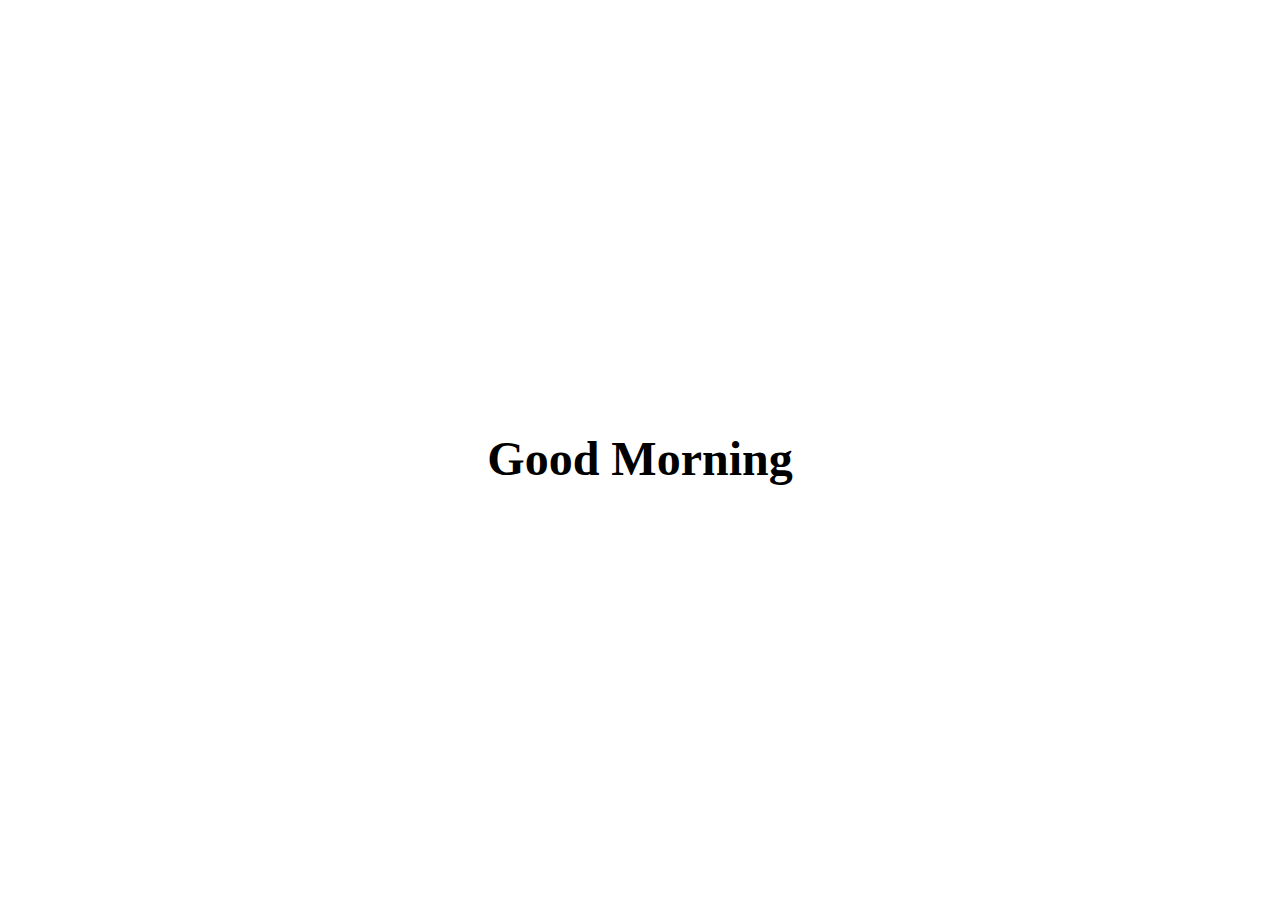
<file: index.html>
<!DOCTYPE html>
<html>
<head>
<style>
.center {
  display: flex;
  justify-content: center;
  align-items: center;
  height: 100vh;
  background-color: white;
}
</style>
</head>
<body onload="myFunctions()" >
<div class="center">
  <h1 id="demo" style="font-size: 300%;"></h1>
</div>
<script>
function welcome() {
  var d = new Date();
  var n = d.getHours();
  var text;
  if (n >= 6 && n < 12) {
    text = "Good Morning";
  } else if (n >= 12 && n < 18) {
    text = "Good Day";
  } else if (n >= 18 && n < 24) {
    text = "Good Evening";
  } else {
    text = "Good Night";
  }
  var i = 0;
  var speed = 50;
  function typeWriter() {
    if (i < text.length) {
      document.getElementById("demo").innerHTML += text.charAt(i);
      i++;
      setTimeout(typeWriter, speed);
    }
  }
  typeWriter();
}

function openIndex() {
  window.open("main.html");
}

function myFunctions() {
    welcome();
    setTimeout(openIndex, 2500);
}
</script>
</body>
</html>
</file>
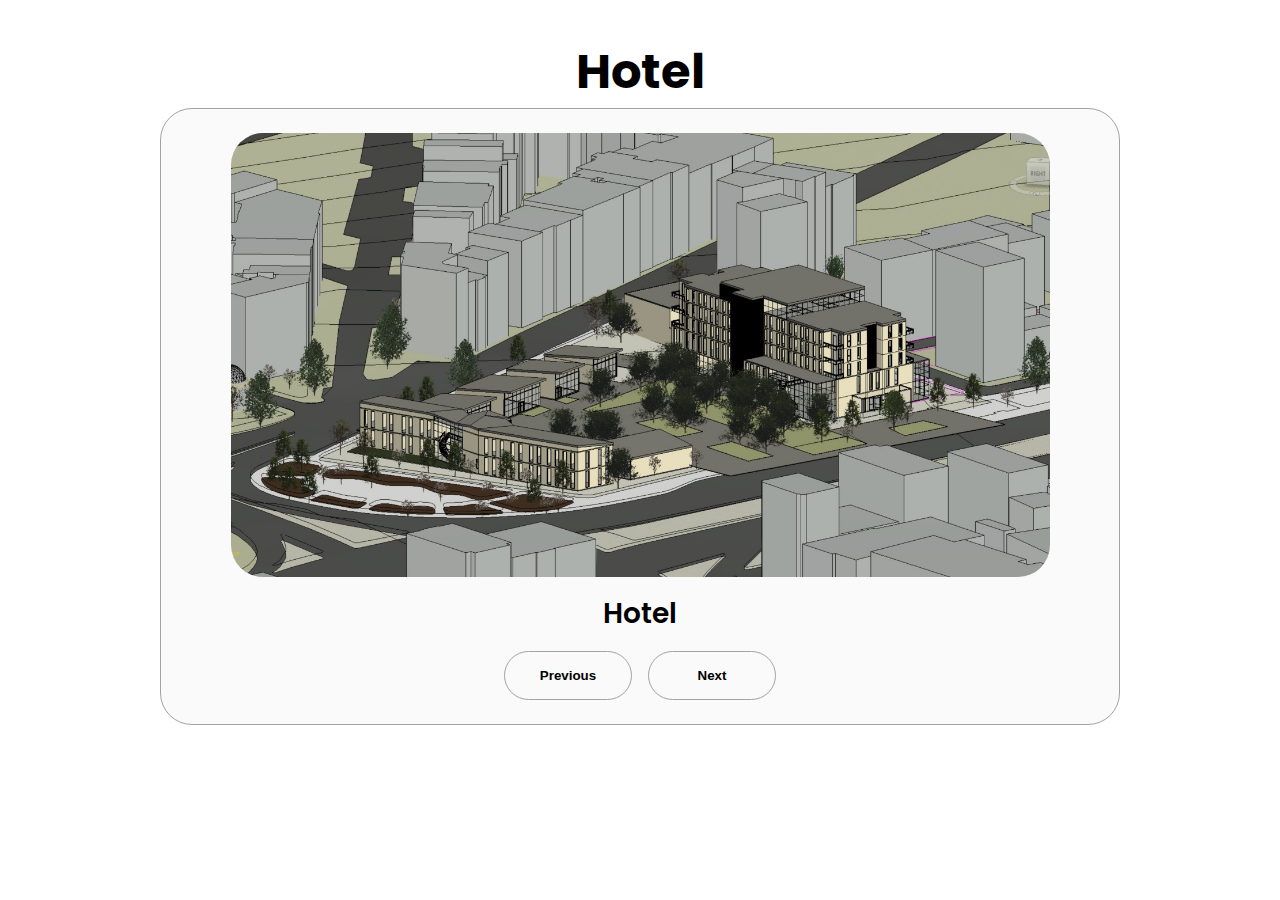
<file: hotel.html>
<!DOCTYPE html>
<html lang="en">

<head>
  <meta charset="UTF-8" />
  <meta http-equiv="X-UA-Compatible" content="IE=edge" />
  <meta name="viewport" content="width=device-width, initial-scale=1.0" />
  <title>Hotel</title>
  <link rel="stylesheet" href="style.css" />
  <link rel="stylesheet" href="media.css" />
</head>

<body>
  <section id="projects">
    <h1 class="title">Hotel</h1>
    <div class="experience-details-container">
      
        <div class="details-container color-container">
          <div class="article-container">
            <img id="myImage" src="./assets/otelmain.jpg" alt="Hotel" class="project-img" />
          </div>
          <h2 class="experience-sub-title project-title">Hotel</h2>
          <div class="btn-container">
            <button id="leftButton" class="btn btn-color-2 project-btn" onclick="goBack()">
              Previous
            </button>
            <button id="rightButton" class="btn btn-color-2 project-btn" onclick="goForward()">
              Next
            </button>
          </div>
        </div>
      </div>
    </div>
  </section>
  <script src="otel.js"></script>
</body>
</file>
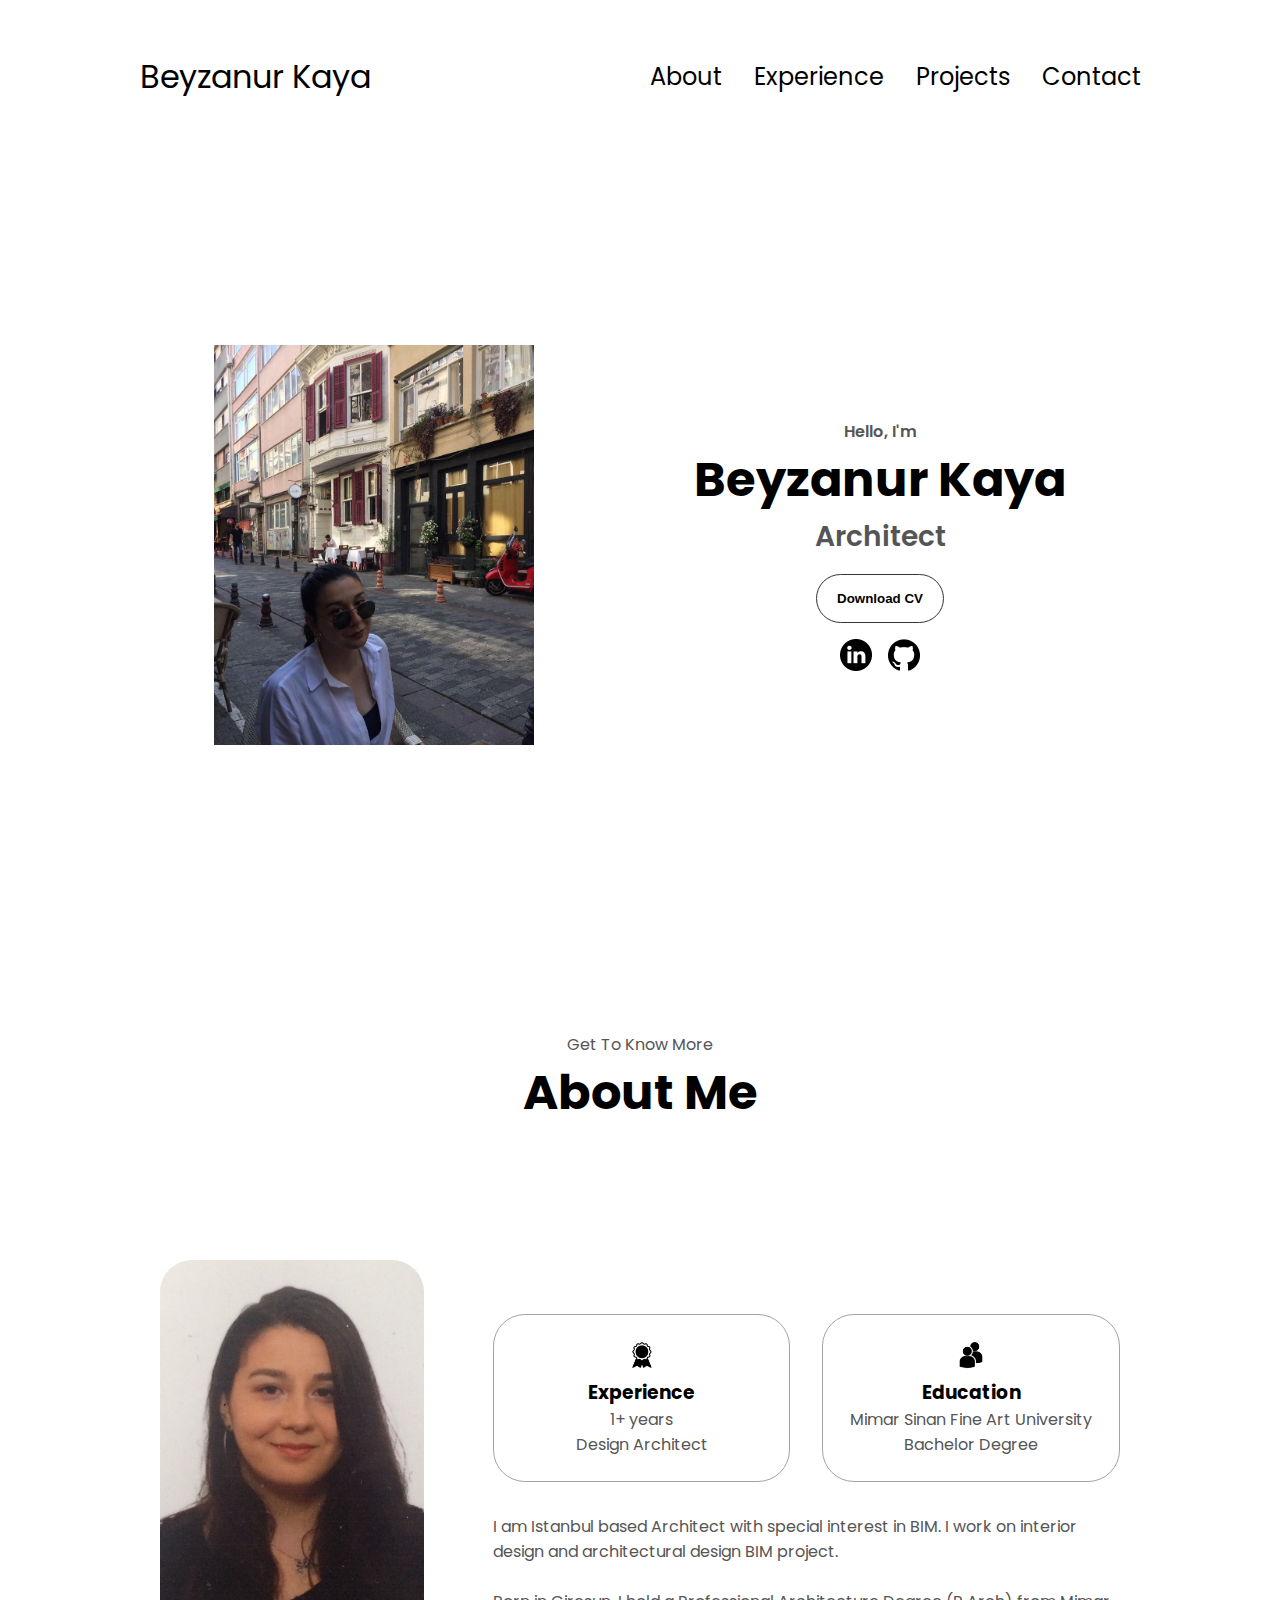
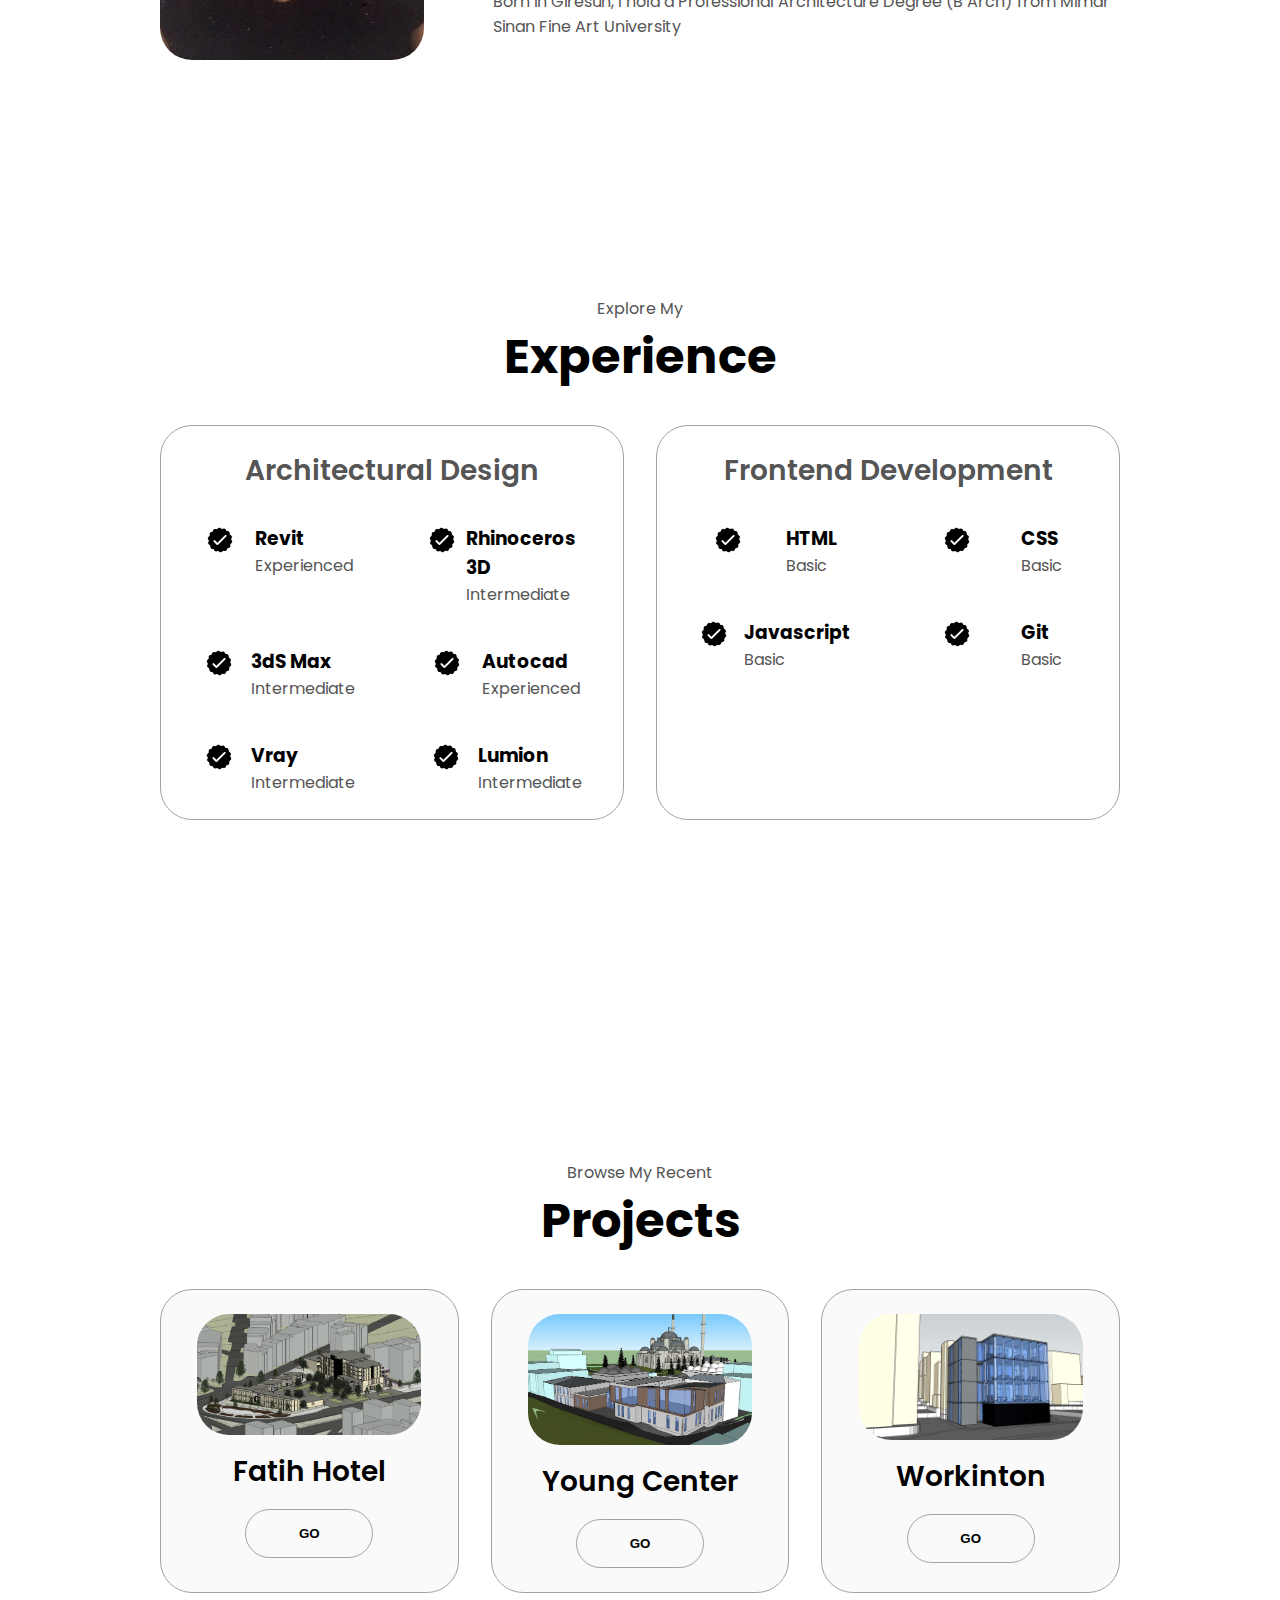
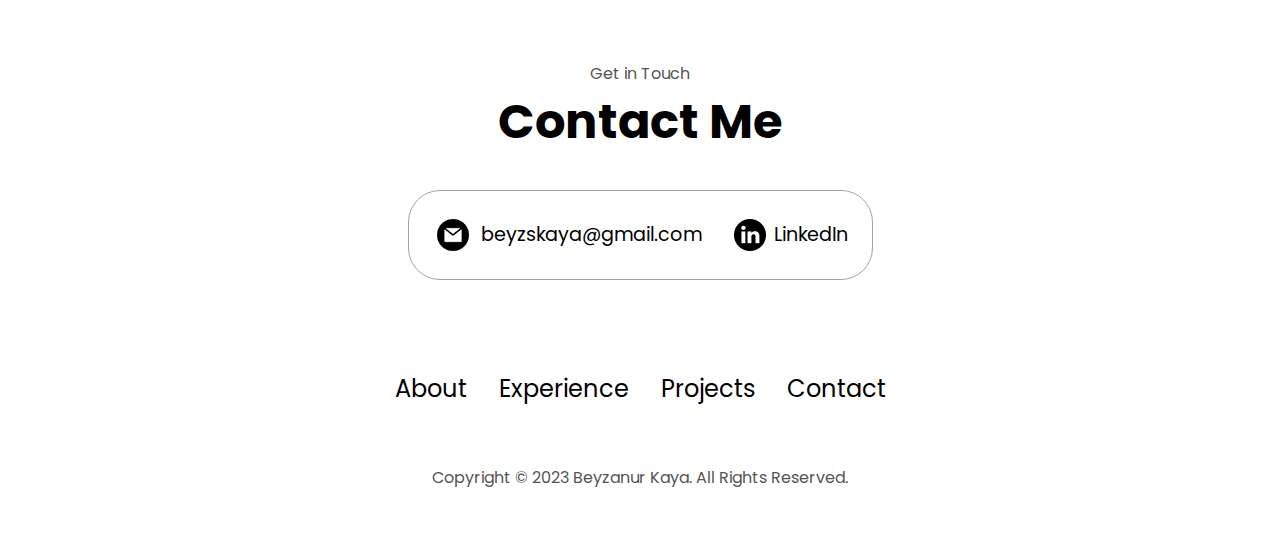
<file: main.html>
<!DOCTYPE html>
<html lang="en">

<head>
  <meta charset="UTF-8" />
  <meta http-equiv="X-UA-Compatible" content="IE=edge" />
  <meta name="viewport" content="width=device-width, initial-scale=1.0" />
  <title>My Portfolio</title>
  <link rel="stylesheet" href="style.css" />
  <link rel="stylesheet" href="media.css" />
</head>

<body>
  <nav id="desktop-nav">
    <div class="logo">Beyzanur Kaya</div>
    <div>
      <ul class="nav-links">
        <li><a href="#about">About</a></li>
        <li><a href="#experience">Experience</a></li>
        <li><a href="#projects">Projects</a></li>
        <li><a href="#contact">Contact</a></li>
      </ul>
    </div>
  </nav>
  <nav id="hamburger-nav">
    <div class="logo">Beyzanur Kaya</div>
    <div class="hamburger-menu">
      <div class="hamburger-icon" onclick="toggleMenu()">
        <span></span>
        <span></span>
        <span></span>
      </div>
      <div class="menu-links">
        <li><a href="#about" onclick="toggleMenu()">About</a></li>
        <li><a href="#experience" onclick="toggleMenu()">Experience</a></li>
        <li><a href="#projects" onclick="toggleMenu()">Projects</a></li>
        <li><a href="#contact" onclick="toggleMenu()">Contact</a></li>
      </div>
    </div>
  </nav>
  <section id="profile">
    <div class="section__pic-container">
      <img src="./assets/BEYZANURKAYA1.jpeg" alt="Beyzanur Kaya profile picture" />
    </div>
    <div class="section__text">
      <p class="section__text__p1">Hello, I'm</p>
      <h1 class="title">Beyzanur Kaya</h1>
      <p class="section__text__p2">Architect</p>
      <div class="btn-container">
        <button class="btn btn-color-2" onclick="window.open('./assets/Beyzanur-Kaya-CV.pdf')">
          Download CV
        </button>
      </div>
      <div id="socials-container">
        <img src="./assets/linkedin.png" alt="My LinkedIn profile" class="icon"
          onclick="location.href='https://www.linkedin.com/in/beyzanur-kaya-433104201/'" />
        <img src="./assets/github.png" alt="My Github profile" class="icon"
          onclick="location.href='https://github.com/beyzanuurkaya'" />
      </div>
    </div>
  </section>
  <section id="about">
    <p class="section__text__p1">Get To Know More</p>
    <h1 class="title">About Me</h1>
    <div class="section-container">
      <div class="section__pic-container">
        <img src="./assets/BEYZANURKAYA2.jpeg" alt="Profile picture" class="about-pic" />
      </div>
      <div class="about-details-container">
        <div class="about-containers">
          <div class="details-container">
            <img src="./assets/experience.png" alt="Experience icon" class="icon" />
            <h3>Experience</h3>
            <p>1+ years <br />Design Architect</p>
          </div>
          <div class="details-container">
            <img src="./assets/education.png" alt="Education icon" class="icon" />
            <h3>Education</h3>
            <p>Mimar Sinan Fine Art University<br />Bachelor Degree</p>
          </div>
        </div>
        <div class="text-container">
          <p>
            I am Istanbul based Architect with special interest in BIM. I work on interior design and architectural
            design BIM project.
          </p>
          <br>
          <p>
            Born in Giresun, I hold a Professional Architecture Degree (B Arch) from Mimar Sinan Fine Art University
          </p>
        </div>
      </div>
    </div>
  </section>
  <section id="experience">
    <p class="section__text__p1">Explore My</p>
    <h1 class="title">Experience</h1>
    <div class="experience-details-container">
      <div class="about-containers">
        <div class="details-container">
          <h2 class="experience-sub-title">Architectural Design</h2>
          <div class="article-container">
            <article>
              <img src="./assets/checkmark.png" alt="Experience icon" class="icon" />
              <div>
                <h3>Revit</h3>
                <p>Experienced</p>
              </div>
            </article>
            <article>
              <img src="./assets/checkmark.png" alt="Experience icon" class="icon" />
              <div>
                <h3>Rhinoceros 3D</h3>
                <p>Intermediate</p>
              </div>
            </article>
            <article>
              <img src="./assets/checkmark.png" alt="Experience icon" class="icon" />
              <div>
                <h3>3dS Max</h3>
                <p>Intermediate</p>
              </div>
            </article>
            <article>
              <img src="./assets/checkmark.png" alt="Experience icon" class="icon" />
              <div>
                <h3>Autocad</h3>
                <p>Experienced</p>
              </div>
            </article>
            <article>
              <img src="./assets/checkmark.png" alt="Experience icon" class="icon" />
              <div>
                <h3>Vray</h3>
                <p>Intermediate</p>
              </div>
            </article>
            <article>
              <img src="./assets/checkmark.png" alt="Experience icon" class="icon" />
              <div>
                <h3>Lumion</h3>
                <p>Intermediate</p>
              </div>
            </article>
          </div>
        </div>
        <div class="details-container">
          <h2 class="experience-sub-title">Frontend Development</h2>
          <div class="article-container">
            <article>
              <img src="./assets/checkmark.png" alt="Experience icon" class="icon" />
              <div>
                <h3>HTML</h3>
                <p>Basic</p>
              </div>
            </article>
            <article>
              <img src="./assets/checkmark.png" alt="Experience icon" class="icon" />
              <div>
                <h3>CSS</h3>
                <p>Basic</p>
              </div>
            </article>
            <article>
              <img src="./assets/checkmark.png" alt="Experience icon" class="icon" />
              <div>
                <h3>Javascript</h3>
                <p>Basic</p>
              </div>
            </article>
            <article>
              <img src="./assets/checkmark.png" alt="Experience icon" class="icon" />
              <div>
                <h3>Git</h3>
                <p>Basic</p>
              </div>
            </article>
          </div>
        </div>
      </div>
    </div>
  </section>
  <section id="projects">
    <p class="section__text__p1">Browse My Recent</p>
    <h1 class="title">Projects</h1>
    <div class="experience-details-container">
      <div class="about-containers">
        <div class="details-container color-container">
          <div class="article-container">
            <img src="./assets/otelmain.jpg" alt="Fatih Hotel" class="project-img" />
          </div>
          <h2 class="experience-sub-title project-title">Fatih Hotel</h2>
          <div class="btn-container">
            <button class="btn btn-color-2 project-btn" onclick="window.open('hotel.html')">
              GO
            </button>
          </div>
        </div>
        <div class="details-container color-container">
          <div class="article-container">
            <img src="./assets/youngcentermain.jpg" alt="Young Center" class="project-img" />
          </div>
          <h2 class="experience-sub-title project-title">Young Center</h2>
          <div class="btn-container">
            <button class="btn btn-color-2 project-btn" onclick="window.open('youngcenter.html')">
              GO
            </button>
          </div>
        </div>
        <div class="details-container color-container">
          <div class="article-container">
            <img src="./assets/workintonmain.jpg" alt="Workinton" class="project-img" />
          </div>
          <h2 class="experience-sub-title project-title">Workinton</h2>
          <div class="btn-container">
            <button class="btn btn-color-2 project-btn" onclick="window.open('office.html')">
              GO
            </button>
          </div>
        </div>
      </div>
    </div>
  </section>
  <section id="contact">
    <p class="section__text__p1">Get in Touch</p>
    <h1 class="title">Contact Me</h1>
    <div class="contact-info-upper-container">
      <div class="contact-info-container">
        <img src="./assets/email.png" alt="Email icon" class="icon contact-icon email-icon" />
        <p><a href="mailto:beyzskaya@gmail.com">beyzskaya@gmail.com</a></p>
      </div>
      <div class="contact-info-container">
        <img src="./assets/linkedin.png" alt="LinkedIn icon" class="icon contact-icon" />
        <p><a href="https://www.linkedin.com/in/beyzanur-kaya-433104201/">LinkedIn</a></p>
      </div>
    </div>
  </section>
  <footer>
    <nav>
      <div class="nav-links-container">
        <ul class="nav-links">
          <li><a href="#about">About</a></li>
          <li><a href="#experience">Experience</a></li>
          <li><a href="#projects">Projects</a></li>
          <li><a href="#contact">Contact</a></li>
        </ul>
      </div>
    </nav>
    <p>Copyright &#169; 2023 Beyzanur Kaya. All Rights Reserved.</p>
  </footer>
  <script src="script.js"></script>
</body>

</html>
</file>
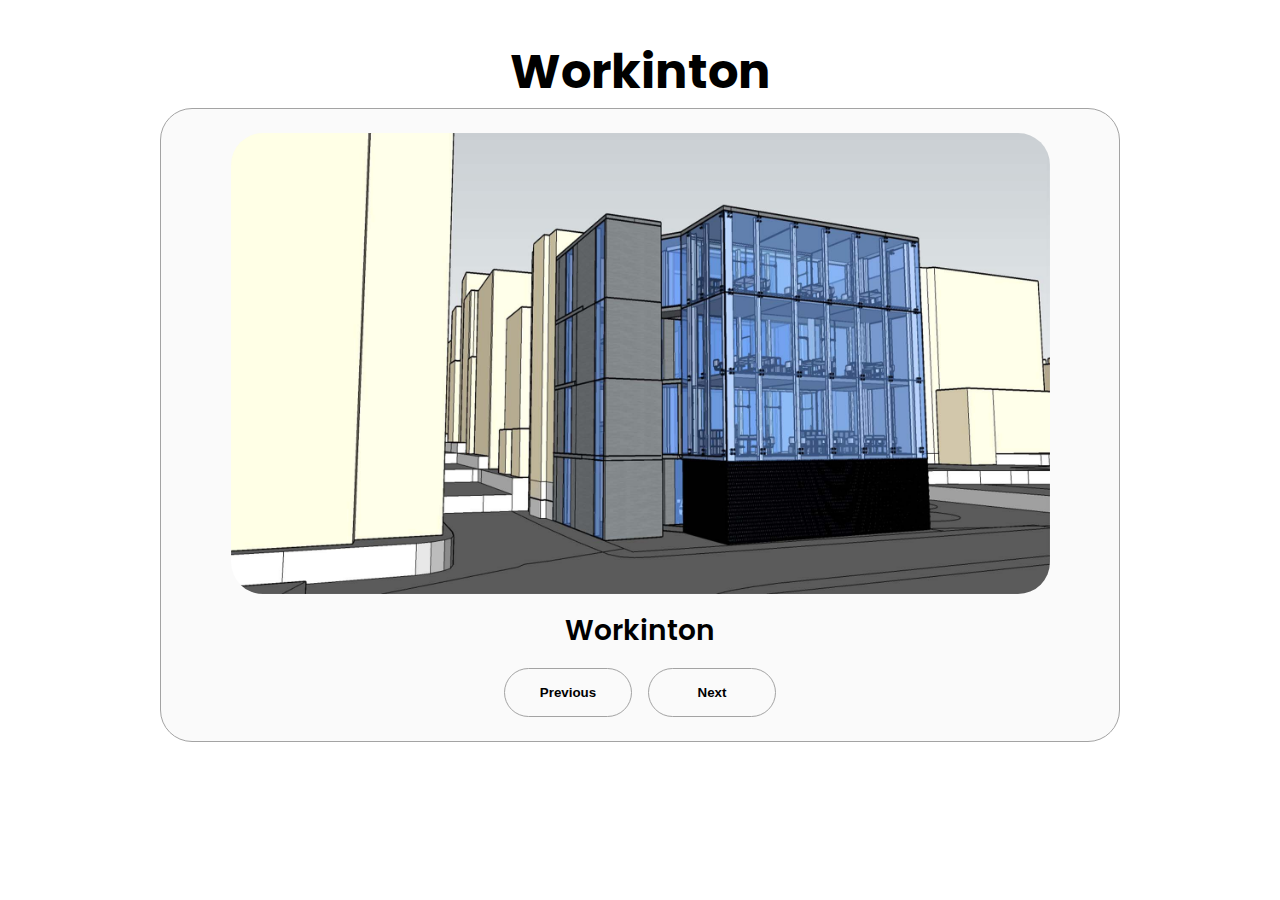
<file: office.html>
<!DOCTYPE html>
<html lang="en">

<head>
  <meta charset="UTF-8" />
  <meta http-equiv="X-UA-Compatible" content="IE=edge" />
  <meta name="viewport" content="width=device-width, initial-scale=1.0" />
  <title>Workinton</title>
  <link rel="stylesheet" href="style.css" />
  <link rel="stylesheet" href="media.css" />
</head>

<body>
  <section id="projects">
    <h1 class="title">Workinton</h1>
    <div class="experience-details-container">
      
        <div class="details-container color-container">
          <div class="article-container">
            <img id="myImage" src="./assets/workintonmain.jpg" alt="Workinton" class="project-img" />
          </div>
          <h2 class="experience-sub-title project-title">Workinton</h2>
          <div class="btn-container">
            <button id="leftButton" class="btn btn-color-2 project-btn" onclick="goBack()">
              Previous
            </button>
            <button id="rightButton" class="btn btn-color-2 project-btn" onclick="goForward()">
              Next
            </button>
          </div>
        </div>
      </div>
    </div>
  </section>
  <script src="workinton.js"></script>
</body>

</html>
</file>
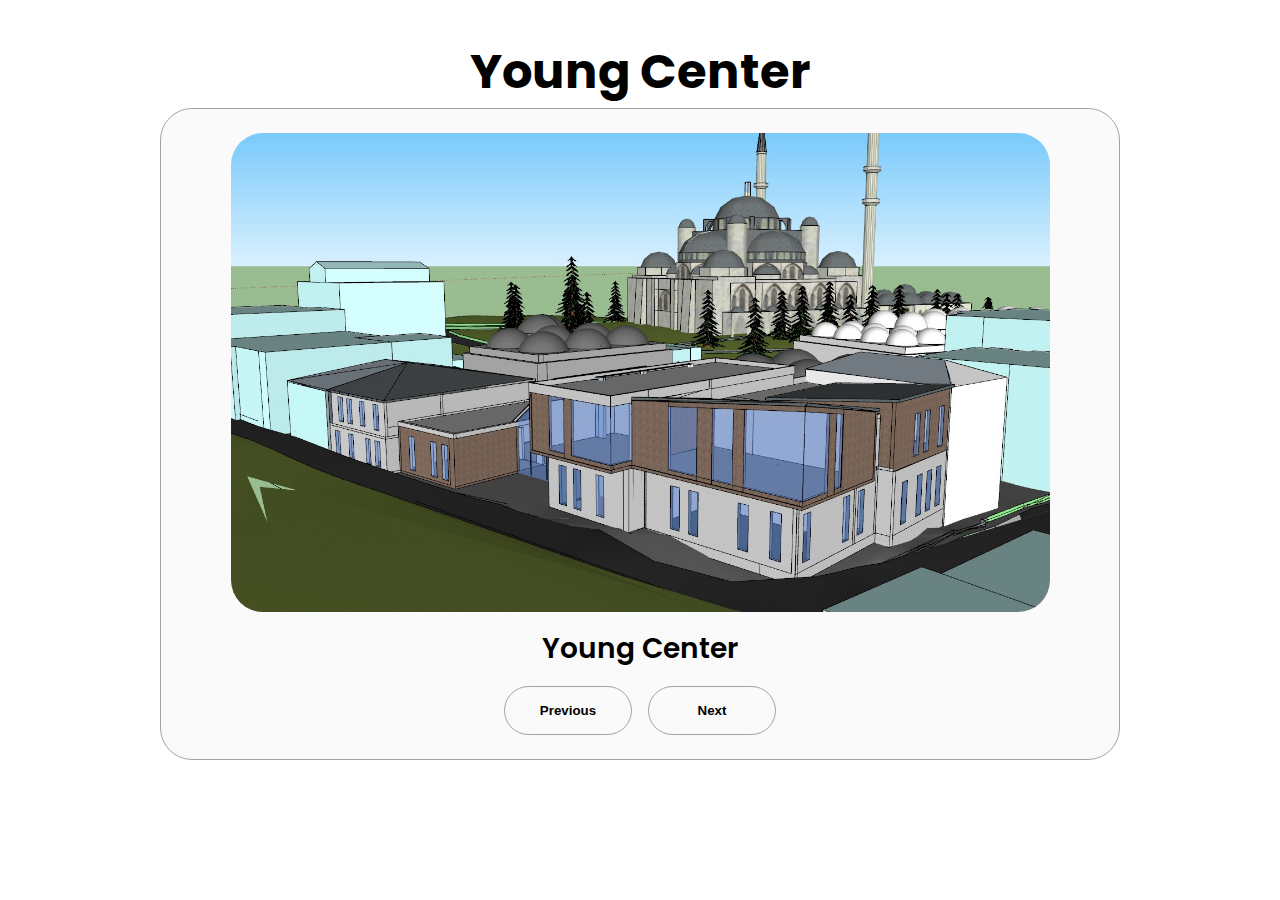
<file: youngcenter.html>
<!DOCTYPE html>
<html lang="en">

<head>
  <meta charset="UTF-8" />
  <meta http-equiv="X-UA-Compatible" content="IE=edge" />
  <meta name="viewport" content="width=device-width, initial-scale=1.0" />
  <title>Young Center</title>
  <link rel="stylesheet" href="style.css" />
  <link rel="stylesheet" href="media.css" />
</head>

<body>
  <section id="projects">
    <h1 class="title">Young Center</h1>
    <div class="experience-details-container">
      
        <div class="details-container color-container">
          <div class="article-container">
            <img id="myImage" src="./assets/youngcentermain.jpg" alt="Youngcenter" class="project-img" />
          </div>
          <h2 class="experience-sub-title project-title">Young Center</h2>
          <div class="btn-container">
            <button id="leftButton" class="btn btn-color-2 project-btn" onclick="goBack()">
              Previous
            </button>
            <button id="rightButton" class="btn btn-color-2 project-btn" onclick="goForward()">
              Next
            </button>
          </div>
        </div>
      </div>
    </div>
  </section>
  <script src="youncenter.js"></script>
</body>

</html>
</file>
<file: style.css>
@import url("https://fonts.googleapis.com/css2?family=Poppins:wght@300;400;500;600&display=swap");

* {
  margin: 0;
  padding: 0;
}

body {
  font-family: "Poppins", sans-serif;
}

html {
  scroll-behavior: smooth;
}

p {
  color: rgb(85, 85, 85);
}


a,
.btn {
  transition: all 300ms ease;
}


nav,
.nav-links {
  display: flex;
}

nav {
  justify-content: space-around;
  align-items: center;
  height: 17vh;
}

.nav-links {
  gap: 2rem;
  list-style: none;
  font-size: 1.5rem;
}

a {
  color: black;
  text-decoration: none;
  text-decoration-color: white;
}

a:hover {
  color: grey;
  text-decoration: underline;
  text-underline-offset: 1rem;
  text-decoration-color: rgb(181, 181, 181);
}

.logo {
  font-size: 2rem;
}

.logo:hover {
  cursor: default;
}


#hamburger-nav {
  display: none;
}

.hamburger-menu {
  position: relative;
  display: inline-block;
}

.hamburger-icon {
  display: flex;
  flex-direction: column;
  justify-content: space-between;
  height: 24px;
  width: 30px;
  cursor: pointer;
}

.hamburger-icon span {
  width: 100%;
  height: 2px;
  background-color: black;
  transition: all 0.3 ease-in-out;
}

.menu-links {
  position: absolute;
  top: 100%;
  right: 0;
  background-color: white;
  width: fit-content;
  max-height: 0;
  overflow: hidden;
  transition: all 0.3 ease-in-out;
}

.menu-links a {
  display: block;
  padding: 10px;
  text-align: center;
  font-size: 1.5rem;
  color: black;
  text-decoration: none;
  transition: all 0.3 ease-in-out;
}

.menu-links li {
  list-style: none;
}

.menu-links.open {
  max-height: 300px;
}

.hamburger-icon.open span:first-child {
  transform: rotate(45deg) translate(10px, 5px);
}

.hamburger-icon.open span:nth-child(2) {
  opacity: 0;
}

.hamburger-icon.open span:last-child {
  transform: rotate(-45deg) translate(10px, -5px);
}

.hamburger-icon span:first-child {
  transform: none;
}

.hamburger-icon span:first-child {
  opacity: 1;
}

.hamburger-icon span:first-child {
  transform: none;
}

section {
  padding-top: 4vh;
  height: 96vh;
  margin: 0 10rem;
  box-sizing: border-box;
  min-height: fit-content;
}

.section-container {
  display: flex;
}


#profile {
  display: flex;
  justify-content: center;
  gap: 5rem;
  height: 80vh;
}

.section__pic-container {
  display: flex;
  height: 400px;
  width: 400px;
  margin: auto 0;
}

.section__text {
  align-self: center;
  text-align: center;
}

.section__text p {
  font-weight: 600;
}

.section__text__p1 {
  text-align: center;
}

.section__text__p2 {
  font-size: 1.75rem;
  margin-bottom: 1rem;
}

.title {
  font-size: 3rem;
  text-align: center;
}

#socials-container {
  display: flex;
  justify-content: center;
  margin-top: 1rem;
  gap: 1rem;
}


.icon {
  cursor: pointer;
  height: 2rem;
}

.btn-container {
  display: flex;
  justify-content: center;
  gap: 1rem;
}

.btn {
  font-weight: 600;
  transition: all 300ms ease;
  padding: 1rem;
  width: 8rem;
  border-radius: 2rem;
}

.btn-color-1,
.btn-color-2 {
  border: rgb(53, 53, 53) 0.1rem solid;
}

.btn-color-1:hover,
.btn-color-2:hover {
  cursor: pointer;
}

.btn-color-1,
.btn-color-2:hover {
  background: rgb(53, 53, 53);
  color: white;
}

.btn-color-1:hover {
  background: rgb(0, 0, 0);
}

.btn-color-2 {
  background: none;
}

.btn-color-2:hover {
  border: rgb(255, 255, 255) 0.1rem solid;
}

.btn-container {
  gap: 1rem;
}

#about {
  position: relative;
}

.about-containers {
  gap: 2rem;
  margin-bottom: 2rem;
  margin-top: 2rem;
}

.about-details-container {
  justify-content: center;
  flex-direction: column;
}

.about-containers,
.about-details-container {
  display: flex;
}

.about-pic {
  border-radius: 2rem;
}

.arrow {
  position: absolute;
  right: -5rem;
  bottom: 2.5rem;
}

.details-container {
  padding: 1.5rem;
  flex: 1;
  background: white;
  border-radius: 2rem;
  border: rgb(53, 53, 53) 0.1rem solid;
  border-color: rgb(163, 163, 163);
  text-align: center;
}

.section-container {
  gap: 4rem;
  height: 80%;
}

.section__pic-container {
  height: 400px;
  width: 400px;
  margin: auto 0;
}

#experience {
  position: relative;
}

.experience-sub-title {
  color: rgb(85, 85, 85);
  font-weight: 600;
  font-size: 1.75rem;
  margin-bottom: 2rem;
}

.experience-details-container {
  display: flex;
  justify-content: center;
  flex-direction: column;
}

.article-container {
  display: flex;
  text-align: initial;
  flex-wrap: wrap;
  flex-direction: row;
  gap: 2.5rem;
  justify-content: space-around;
}

article {
  display: flex;
  width: 10rem;
  justify-content: space-around;
  gap: 0.5rem;
}

article .icon {
  cursor: default;
}


#projects {
  position: relative;
}

.color-container {
  border-color: rgb(163, 163, 163);
  background: rgb(250, 250, 250);
}

.project-img {
  border-radius: 2rem;
  width: 90%;
  height: 90%;
}

.project-title {
  margin: 1rem;
  color: black;
}

.project-btn {
  color: black;
  border-color: rgb(163, 163, 163);
}


#contact {
  display: flex;
  justify-content: center;
  flex-direction: column;
  height: 70vh;
}

.contact-info-upper-container {
  display: flex;
  justify-content: center;
  border-radius: 2rem;
  border: rgb(53, 53, 53) 0.1rem solid;
  border-color: rgb(163, 163, 163);
  background: (250, 250, 250);
  margin: 2rem auto;
  padding: 0.5rem;
}

.contact-info-container {
  display: flex;
  align-items: center;
  justify-content: center;
  gap: 0.5rem;
  margin: 1rem;
}

.contact-info-container p {
  font-size: larger;
}

.contact-icon {
  cursor: default;
}

.email-icon {
  height: 2.5rem;
}

footer {
  height: 26vh;
  margin: 0 1rem;
}

footer p {
  text-align: center;
}
</file>
<file: media.css>
@media screen and (max-width: 1400px) {
  #profile {
    height: 83vh;
    margin-bottom: 6rem;
  }
  .about-containers {
    flex-wrap: wrap;
  }
  #contact,
  #projects {
    height: fit-content;
  }
}

@media screen and (max-width: 1200px) {
  #desktop-nav {
    display: none;
  }
  #hamburger-nav {
    display: flex;
  }
  #experience,
  .experience-details-container {
    margin-top: 2rem;
  }
  #profile,
  .section-container {
    display: block;
  }
  .arrow {
    display: none;
  }
  section,
  .section-container {
    height: fit-content;
  }
  section {
    margin: 0 5%;
  }
  .section__pic-container {
    width: 275px;
    height: 275px;
    margin: 0 auto 2rem;
  }
  .about-containers {
    margin-top: 0;
  }
}

@media screen and (max-width: 600px) {
  #contact,
  footer {
    height: 40vh;
  }
  #profile {
    height: 83vh;
    margin-bottom: 0;
  }
  article {
    font-size: 1rem;
  }
  footer nav {
    height: fit-content;
    margin-bottom: 2rem;
  }
  .about-containers,
  .contact-info-upper-container,
  .btn-container {
    flex-wrap: wrap;
  }
  .contact-info-container {
    margin: 0;
  }
  .contact-info-container p,
  .nav-links li a {
    font-size: 1rem;
  }
  .experience-sub-title {
    font-size: 1.25rem;
  }
  .logo {
    font-size: 1.5rem;
  }
  .nav-links {
    flex-direction: column;
    gap: 0.5rem;
    text-align: center;
  }
  .section__pic-container {
    width: auto;
    height: 46vw;
    justify-content: center;
  }
  .section__text__p2 {
    font-size: 1.25rem;
  }
  .title {
    font-size: 2rem;
  }
  .text-container {
    text-align: justify;
  }
}
</file>
